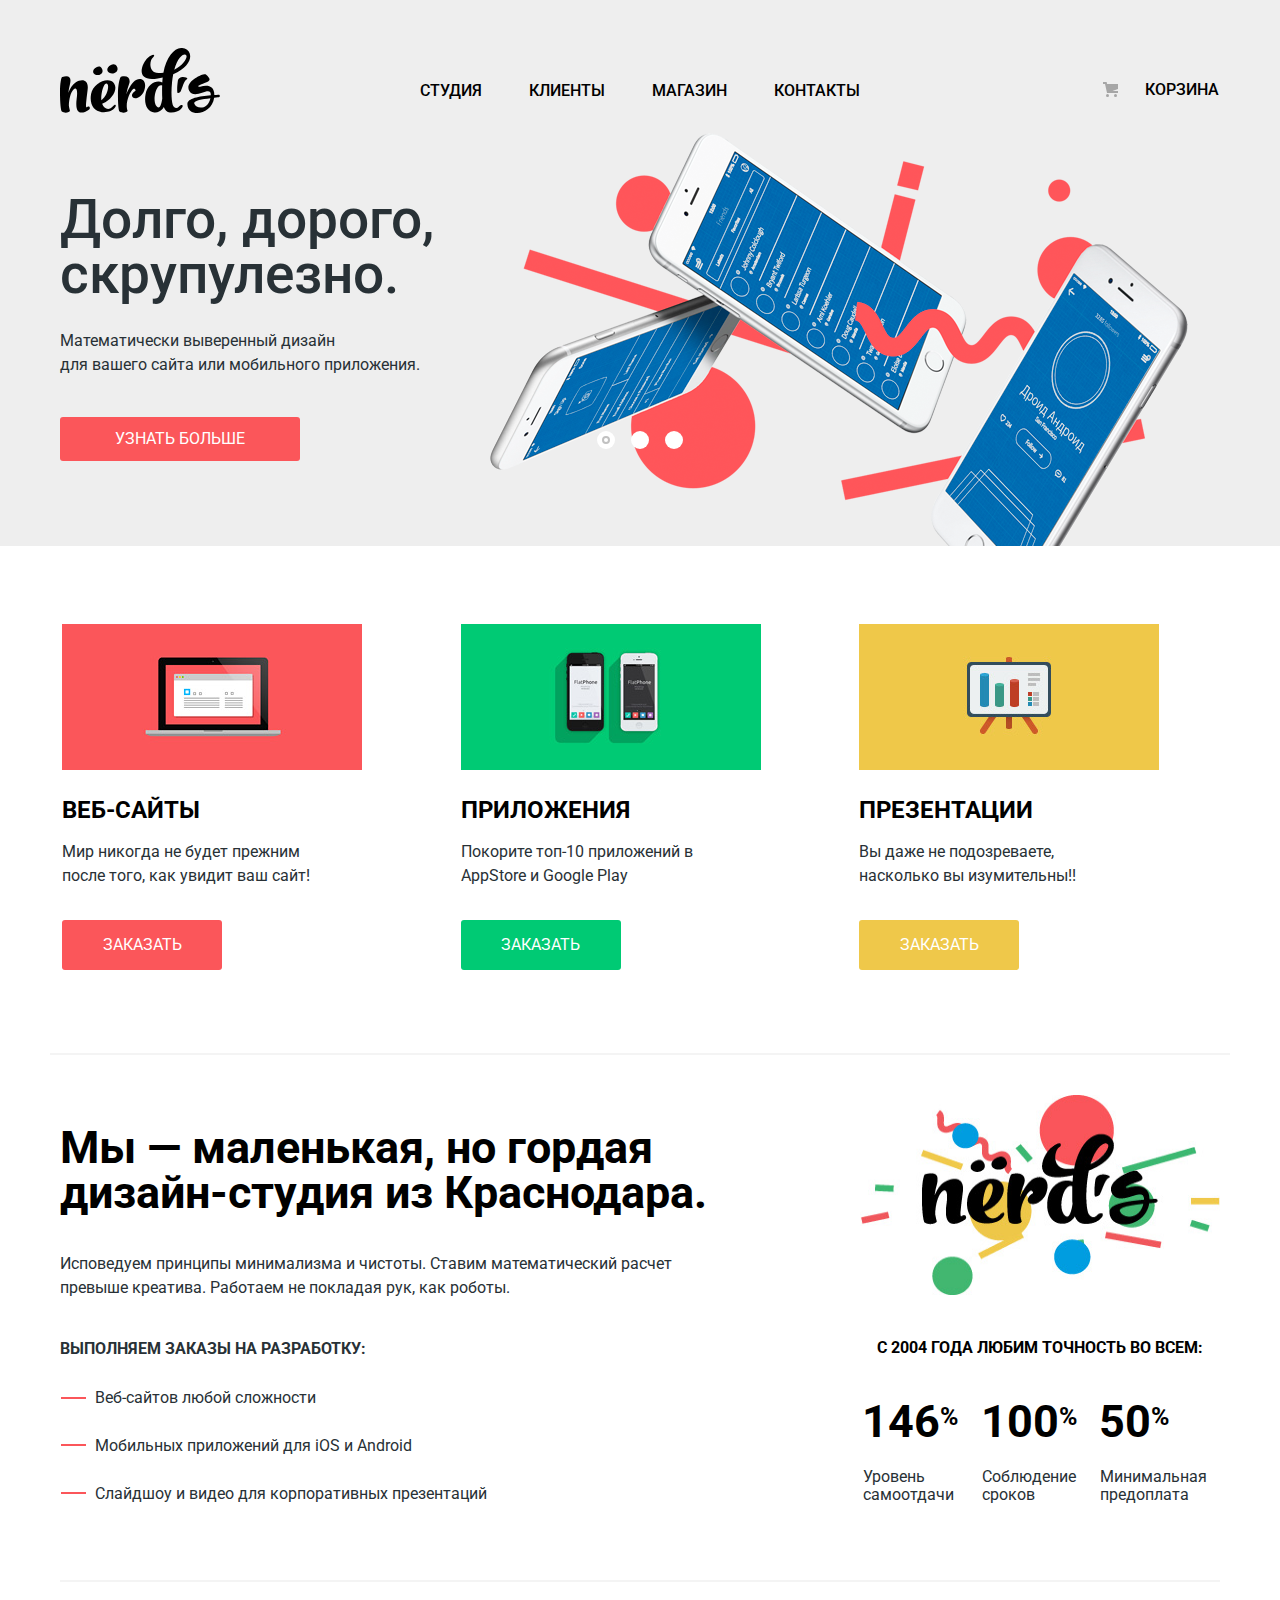
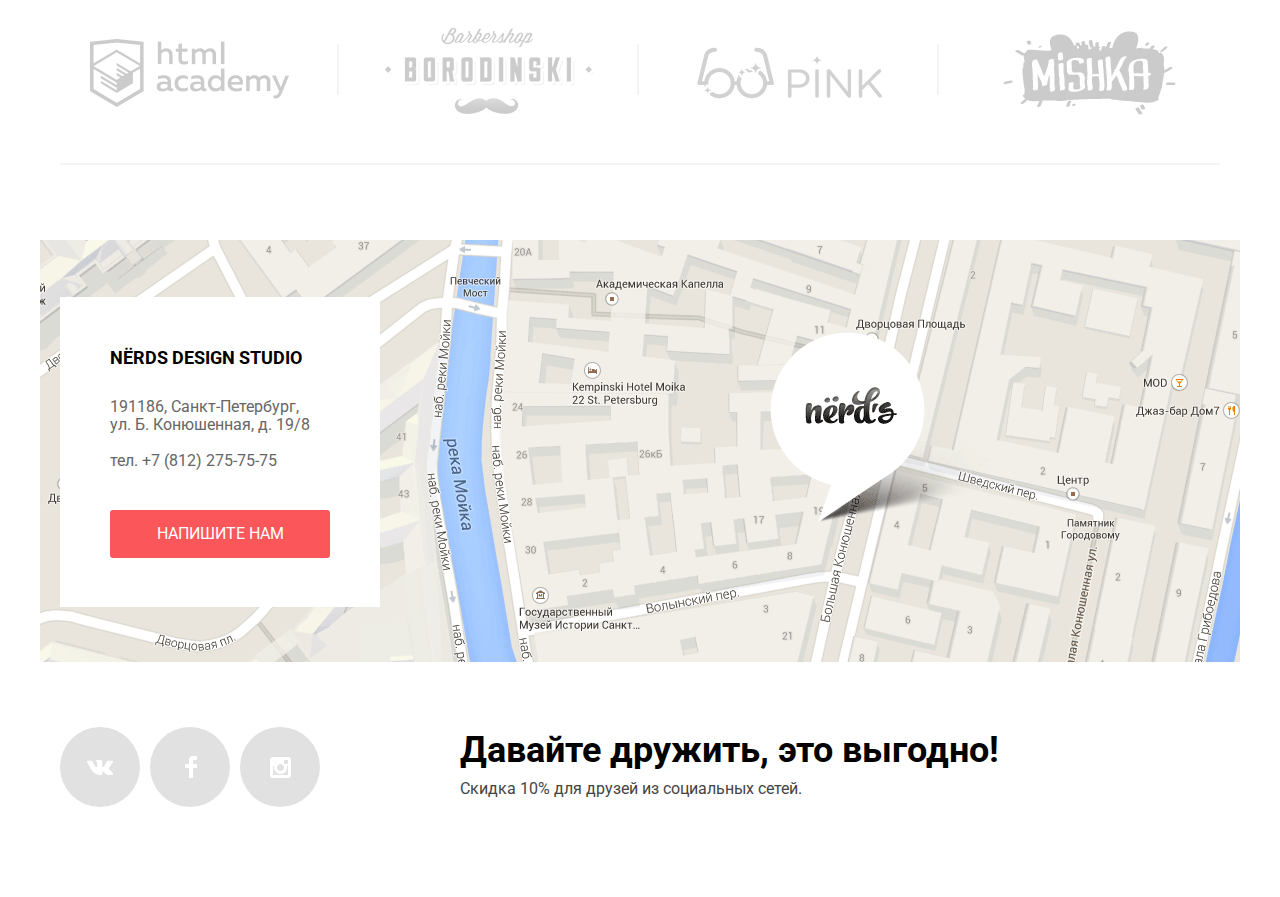
<file: index.html>
<!DOCTYPE html>
<html lang="ru">

<head>
  <meta charset="utf-8">
  <title>HTML Academy: Нёрдс</title>
  <link href="https://fonts.googleapis.com/css?family=Roboto:400,500,700&amp;subset=cyrillic" rel="stylesheet">
  <link href="css/normalize.css" rel="stylesheet">
  <link href="css/style.css" rel="stylesheet">
</head>

<body>
  <header class="main-header">
    <nav class="main-nav container">
      <a class="main-header-logo" href="#">
        <img src="img/nerds-logo.svg" width="160" height="65" alt="Логотип студии Нёрдс">
      </a>
      <ul class="site-nav">
        <li><a href="studio.html">Студия</a>
        </li>
        <li><a class="link-nav" href="clients.html">Клиенты</a>
        </li>
        <li><a href="catalog.html">Магазин</a>
        </li>
        <li><a href="contacts.html">Контакты</a>
        </li>
      </ul>
      <ul class="user-nav">
        <li class="cart"><a class="login-link" href="cart.html">Корзина</a>
        </li>
      </ul>
    </nav>
  </header>
  <main>
    <h1 class="visually-hidden">Дизайн-студия Нёрдс</h1>
    <section class="motto">
      <div class="motto-wrap container">
        <h2 class="visually-hidden">Слоганы и девизы</h2>
        <input class="visually-hidden" type="radio" id="product-1" name="toggle" checked>
        <input class="visually-hidden" type="radio" id="product-2" name="toggle">
        <input class="visually-hidden" type="radio" id="product-3" name="toggle">
        <div class="motto-controls">
          <label class="motto-controls-item motto-controls-item--1" for="product-1">Первый</label>
          <label class="motto-controls-item motto-controls-item--2" for="product-2">Второй</label>
          <label class="motto-controls-item motto-controls-item--3" for="product-3">Третий</label>
        </div>
        <ul class="motto-list">
          <li class="motto-list-item">
            <h3 class="motto-header">Долго, дорого, <br>скрупулезно.</h3>
            <p>Математически выверенный дизайн
              <br>для вашего сайта или мобильного приложения.</p> <a class="motto-btn" href="studio.html">УЗНАТЬ БОЛЬШЕ</a>
          </li>
          <li class="motto-list-item">
            <h3 class="motto-header">Любим математику<br>как никто другой</h3>
            <p>Никакого креатива, только математические формулы
              <br>для расчета идеальных пропорций.</p> <a class="motto-btn" href="studio.html">УЗНАТЬ БОЛЬШЕ</a>
          </li>
          <li class="motto-list-item">
            <h3 class="motto-header">Только ночь,<br>только хардкор</h3>
            <p>Работать днем, как все? Мы против этого.
              <br>Ближе к полуночи работа только начинается.</p> <a class="motto-btn" href="studio.html">УЗНАТЬ БОЛЬШЕ</a>
          </li>
        </ul>
      </div>
    </section>
    <section class="service container">
      <h2 class="visually-hidden">Услуги студии</h2>
      <ul class="service-list">
        <li class="service-list-item">
          <img src="img/illustration-1.png" width="300" height="146" alt="Сайты">
          <h3 class="service-header">Веб-сайты</h3>
          <p>Мир никогда не будет прежним после того, как увидит ваш сайт!</p> <a class="button button-red" href="catalog.html">ЗАКАЗАТЬ</a>
        </li>
        <li class="service-list-item">
          <img src="img/illustration-2.png" width="300" height="146" alt="Приложения">
          <h3 class="service-header">Приложения</h3>
          <p>Покорите топ-10 приложений в AppStore и Google Play</p> <a class="button button-green" href="shop.html">ЗАКАЗАТЬ</a>
        </li>
        <li class="service-list-item">
          <img src="img/illustration-3.png" width="300" height="146" alt="Презентации">
          <h3 class="service-header">Презентации</h3>
          <p>Вы даже не подозреваете, насколько вы изумительны!!</p> <a class="button button-yellow" href="shop.html">ЗАКАЗАТЬ</a>
        </li>
      </ul>
    </section>
    <div class="about-facts-wrapp container">
      <section class="about">
        <h2 class="visually-hidden">О студии</h2>
        <p class="about-loud"><b>Мы — маленькая, но гордая дизайн-студия из Краснодара.</b>
        </p>
        <p>Исповедуем принципы минимализма и чистоты. Ставим математический расчет превыше креатива. Работаем не покладая рук, как роботы.</p>
        <h3 class="about-header">Выполняем заказы на разработку:</h3>
        <ul class="about-list">
          <li class="about-item item1">Веб-сайтов любой сложности</li>
          <li class="about-item item2">Мобильных приложений для iOS и Android</li>
          <li class="about-item item3">Слайдшоу и видео для корпоративных презентаций</li>
        </ul>
      </section>
      <section class="facts facts-wrapp">
        <h2 class="visually-hidden">Факты о компании</h2>
        <img src="img/nerds-illustration.png" width="360" height="208" alt="logo">
        <p>с 2004 года Любим точность во всем:</p>
        <table class="facts-list">
          <tr>
            <th>146<sup class="percent">%</sup>
            </th>
            <th>100<sup class="percent">%</sup>
            </th>
            <th>50<sup class="percent">%</sup>
            </th>
          </tr>
          <tr>
            <td>Уровень самоотдачи</td>
            <td>Соблюдение сроков</td>
            <td>Минимальная предоплата</td>
          </tr>
        </table>
      </section>
    </div>
    <section class="partners container">
      <h2 class="visually-hidden">Партнеры</h2>
      <ul class="partners-list">
        <li class="partners-item logo-partn">
          <a class="partners-logo" href="https://htmlacademy.ru/intensive/htmlcss">
            <img src="img/logo-1.png" width="260" height="180" alt="HTML-Академия">
          </a>
        </li>
        <li class="partners-item logo-partn">
          <a class="partners-logo" href="#">
            <img src="img/logo-2.png" width="260" height="180" alt="Бородинский">
          </a>
        </li>
        <li class="partners-item logo-partn">
          <a class="partners-logo" href="#">
            <img src="img/logo-3.png" width="260" height="180" alt="Pink">
          </a>
        </li>
        <li class="partners-item">
          <a class="partners-logo" href="#">
            <img src="img/logo-4.png" width="260" height="180" alt="Mishka">
          </a>
        </li>
      </ul>
    </section>
    <div class="contacts-info">
      <div class="container container-relative">
        <div class="adress">
          <h2 class="visually-hidden">Контактная информация</h2>
          <b>NЁRDS DESIGN STUDIO</b>
          <p>191186, Санкт-Петербург,
            <br>ул. Б. Конюшенная, д. 19/8
            <br>
            <br>тел. +7 (812) 275-75-75</p> <a class="button button-adres" href="#">Напишите нам</a>
        </div>
      </div>
      <div class="map">
        <iframe src="https://yandex.ru/map-widget/v1/-/CBe36VVy~D" width="1200" height="422"></iframe>
        <img src="img/nerds-map.png" width="1200" height="422" alt="Карта проезда">
      </div>
    </div>
  </main>
  <footer class="main-footer container">
    <div class="footer-wrap">
      <ul class="footer-social">
        <li>
          <a class="social-button vk-icon" href="#">
            <p class="visually-hidden">Вконтакте</p>
          </a>
        </li>
        <li>
          <a class="social-button fb-icon" href="#">
            <p class="visually-hidden">Фейсбук</p>
          </a>
        </li>
        <li>
          <a class="social-button insta-icon" href="#">
            <p class="visually-hidden">Инстаграм</p>
          </a>
        </li>
      </ul>
      <div class="footer-friends-sale">
        <p class="footer-friends">Давайте дружить, это выгодно!</p>
        <p class="footer-sale">Скидка 10% для друзей из социальных сетей.</p>
      </div>
    </div>
  </footer>
  <section class="modal form-post">
    <div class="modal-wrap">
      <h2>Напишите нам</h2>
      <button class="modal-close" type="button"><span class="visually-hidden">Закрыть</span>
      </button>
    </div>
    <form class="form-post-list" action="https://echo.htmlacademy.ru" method="post">
      <div class="form-post-wrapp">
        <p class="post-item">
          <label for="user-name">Ваше имя:</label>
          <input type="text" name="user-name" id="user-name" autofocus placeholder="Имя Фамилия">
        </p>
        <p class="post-item">
          <label for="user-mail">Ваш e-mail:</label>
          <input type="email" name="user-mail" id="user-mail" placeholder="email@example.com">
        </p>
      </div>
      <p class="post-item">
        <label for="text-letter">Текст письма:</label>
        <textarea name="text-letter" id="text-letter" rows="4" placeholder="В свободной форме"></textarea>
      </p>
      <button class="button button-post" type="submit" name="form-post" value="Отправлено из почтовой формы сайта">Отправить</button>
    </form>
  </section>
  <script>
    var link = document.querySelector(".button-adres");
      var popup = document.querySelector(".form-post");
      var close = document.querySelector(".modal-close");

          link.addEventListener("click", function (evt) {
            evt.preventDefault();
            popup.classList.add("modal-show");
          });

          close.addEventListener("click", function (evt) {
            evt.preventDefault();
            popup.classList.remove("modal-show");
          });
  </script>
</body>

</html>
</file>
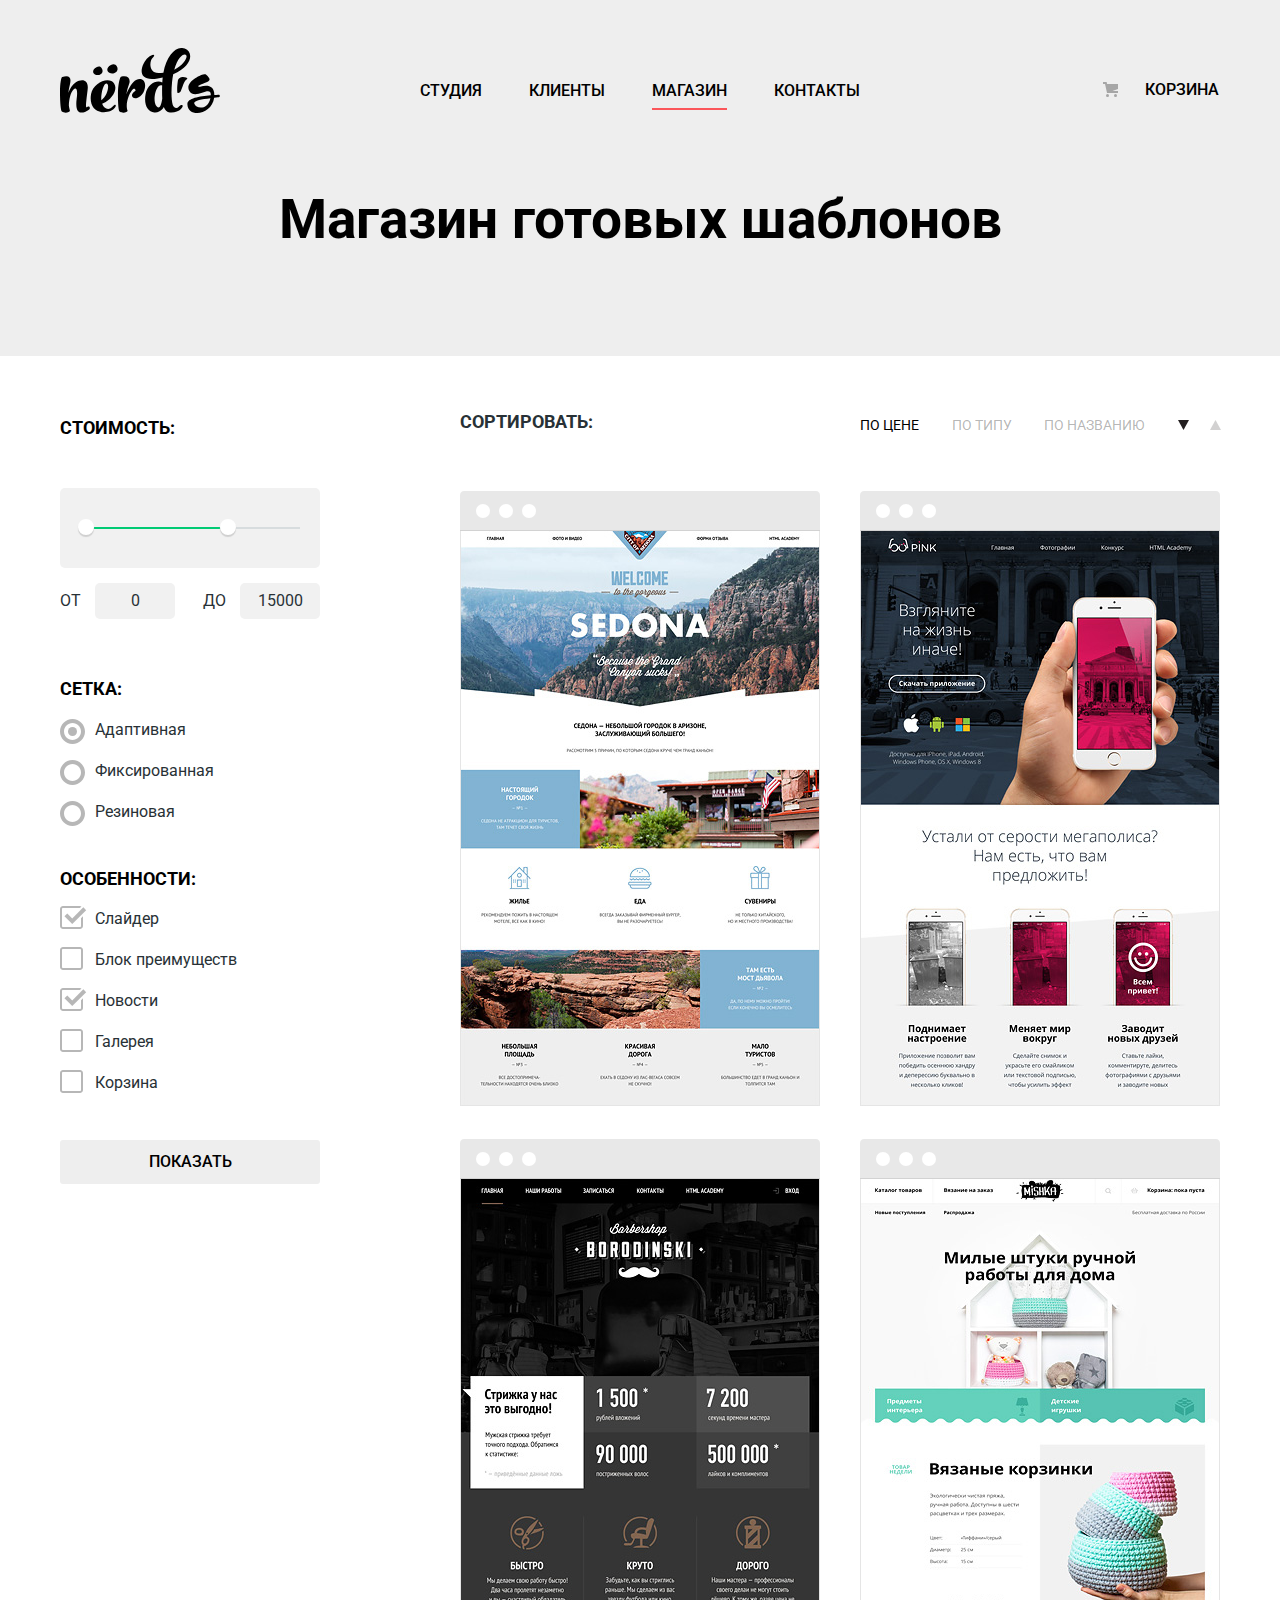
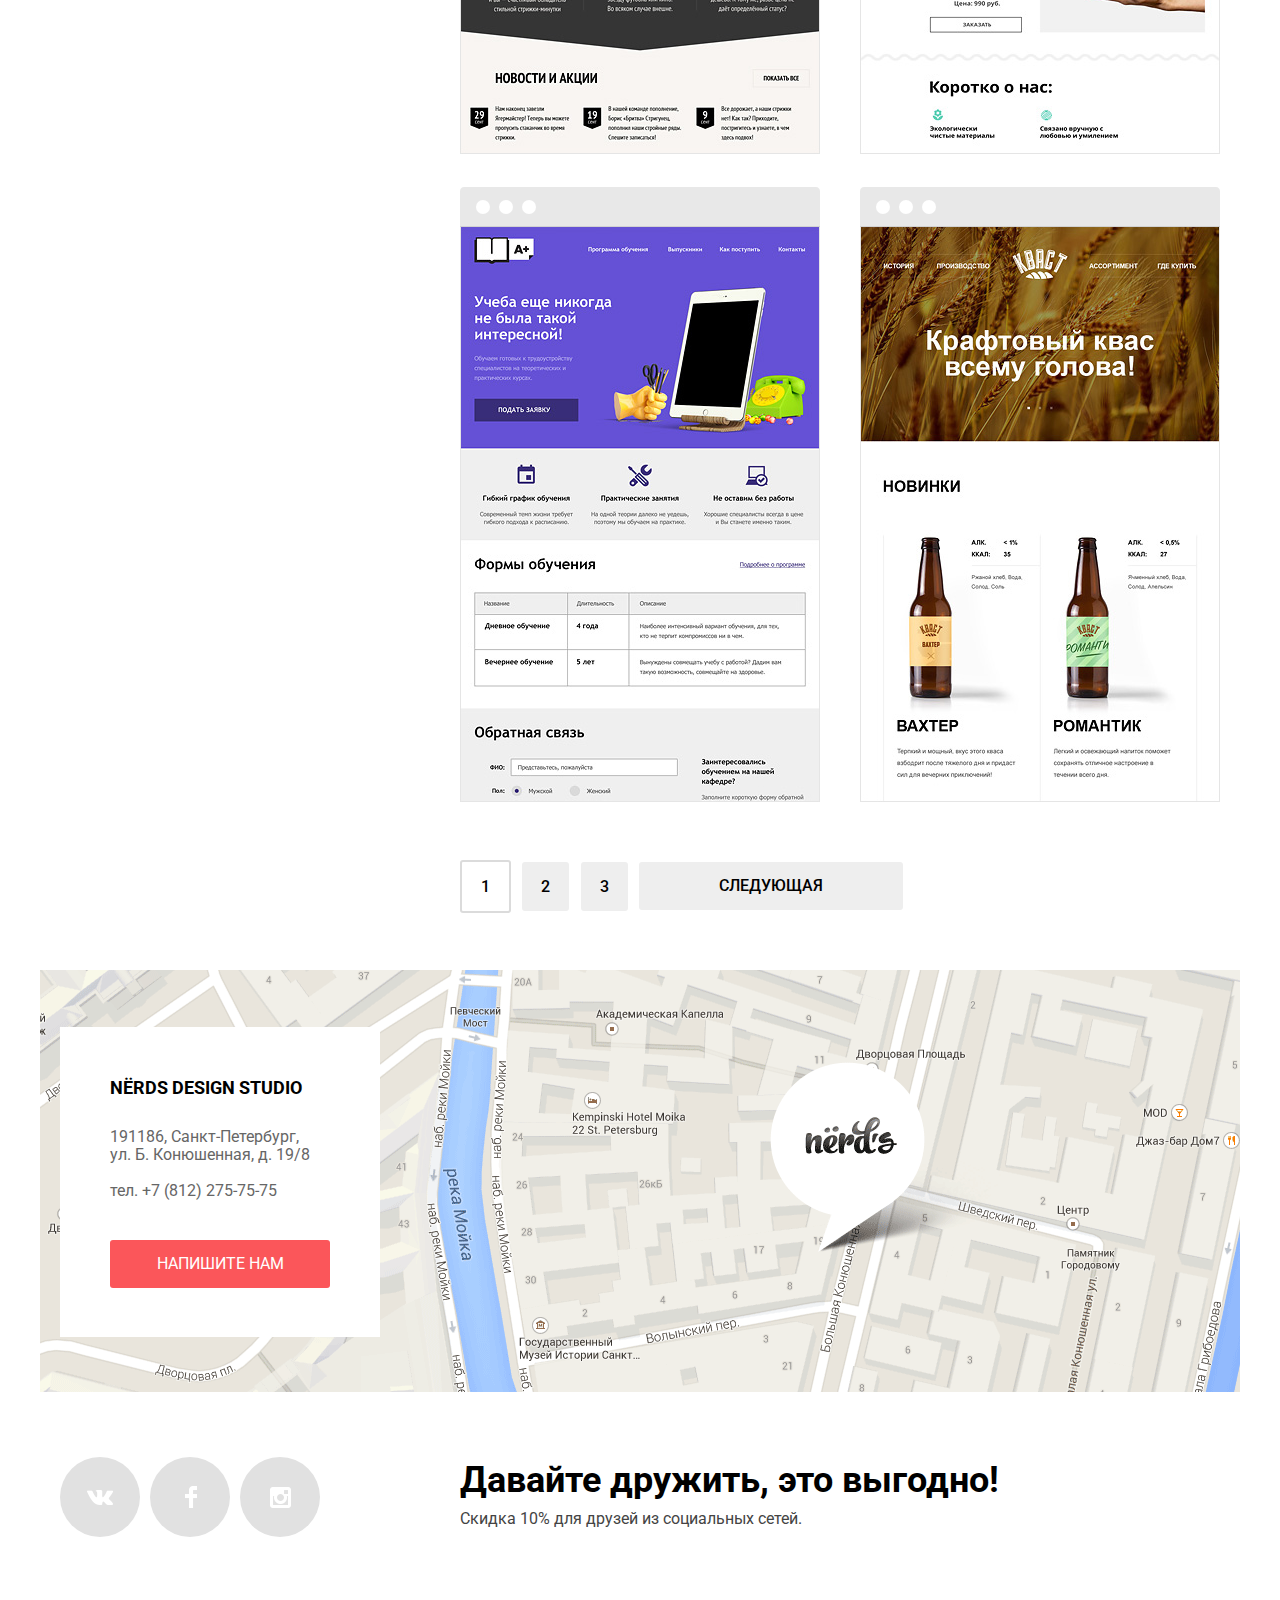
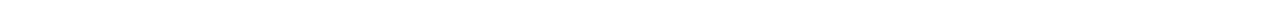
<file: catalog.html>
<!DOCTYPE html>
<html lang="ru">

<head>
  <meta charset="utf-8">
  <title>HTML Academy: Нёрдс</title>
  <link href="https://fonts.googleapis.com/css?family=Roboto:400,500,700&amp;subset=cyrillic" rel="stylesheet">
  <link href="css/normalize.css" rel="stylesheet">
  <link href="css/style.css" rel="stylesheet">
</head>

<body class="inner-page">
  <header class="main-header">
    <nav class="main-nav container">
      <a class="main-header-logo" href="index.html">
        <img src="img/nerds-logo.svg" width="160" height="65" alt="Логотип студии Нёрдс">
      </a>
      <ul class="site-nav">
        <li><a href="studio.html">Студия</a>
        </li>
        <li><a href="clients.html">Клиенты</a>
        </li>
        <li class="site-navigation-current"><a href="catalog.html">Магазин</a>
        </li>
        <li><a href="contacts.html">Контакты</a>
        </li>
      </ul>
      <ul class="user-nav">
        <li class="cart"><a class="login-link" href="cart.html">Корзина</a>
        </li>
      </ul>
    </nav>
  </header>
  <main>
    <h1 class="page-title">Магазин готовых шаблонов</h1>
    <div class="container-wrapp container">
      <section class="filters">
        <div class="filters-form">
          <form class="sort-site" name="price" action="https://echo.htmlacademy.ru" method="post">
            <fieldset class="filters-cost-site">
              <legend>
                <h2>Стоимость:</h2>
              </legend>
              <div class="range-filter">
                <div class="range-controls">
                  <div class="scale">
                    <div class="bar" style="width: 70%"></div>
                  </div>
                  <div class="toggle toggle-min"></div>
                  <div class="toggle toggle-max"></div>
                </div>
                <div class="price-controls">
                  <label class="min-price">от
                    <input name="min-price" type="text" value="0">
                  </label>
                  <label class="max-price">до
                    <input name="max-price" type="text" value="15000">
                  </label>
                </div>
              </div>
            </fieldset>
            <fieldset class="filters-site-type">
              <legend>
                <h2>Сетка:</h2>
              </legend>
              <ul>
                <li class="site-type">
                  <input class="visually-hidden filter-input filter-input-radio" type="radio" name="site-type-check" id="site-adapt" value="adapt" checked>
                  <label class="filters-radio" for="site-adapt"><span class="radio-indicator">Адаптивная</span ></label>
                </li>
                <li class="site-type">
                    <input class="visually-hidden filter-input filter-input-radio" type="radio" name="site-type-check" id="site-fix" value="fix">
                    <label class="filters-radio" for="site-fix"><span class="radio-indicator">Фиксированная</span>
                  </label>
                </li>
                <li class="site-type">
                  <input class="visually-hidden filter-input filter-input-radio" type="radio" name="site-type-check" id="syte-elastic" value="elastic">
                  <label class="filters-radio" for="syte-elastic">Резиновая</label>
                </li>
              </ul>
            </fieldset>
            <fieldset class="filters-features">
              <legend>
                <h2>Особенности:</h2>
              </legend>
              <ul>
                <li class="site-type">
                  <input class="visually-hidden filter-input filter-input-checkbox" type="checkbox" name="features-slider" id="filters-features-slider" checked>
                  <label for="filters-features-slider">Слайдер</label>
                </li>
                <li class="site-type">
                  <input class="visually-hidden filter-input filter-input-checkbox" type="checkbox" name="features-featuresblock" id="filters-features-featuresblock">
                  <label for="filters-features-featuresblock">Блок преимуществ</label>
                </li>
                <li class="site-type">
                  <input class="visually-hidden filter-input filter-input-checkbox" type="checkbox" name="features-news" id="filters-features-news" checked>
                  <label for="filters-features-news">Новости</label>
                </li>
                <li class="site-type">
                  <input class="visually-hidden filter-input filter-input-checkbox" type="checkbox" name="features-galery" id="filters-features-galery">
                  <label for="filters-features-galery">Галерея</label>
                </li>
                <li class="site-type">
                  <input class="visually-hidden filter-input filter-input-checkbox" type="checkbox" name="features-cart" id="filters-features-cart">
                  <label for="filters-features-cart">Корзина</label>
                </li>
              </ul>
            </fieldset>
            <button type="submit" class="button button-grey">ПОКАЗАТЬ</button>
          </form>
        </div>
      </section>
      <section class="catalog">
        <h2 class="visually-hidden">Список макетов</h2>
        <div class="filters-catalog-wrapp">
          <div class="filters-sort">
            <p>Сортировать:</p>
            <ul class="filters-sort-list">
              <li class="current-filtr"><a href="#">По цене</a>
              </li>
              <li><a href="#">По типу</a>
              </li>
              <li><a href="#">По названию</a>
              </li>
              <li class="current-filtr">
                <a class="down" href="#"></a>
              </li>
              <li>
                <a class="up" href="#"></a>
              </li>
            </ul>
          </div>
          <ul class="catalog-list">
            <li class="catalog-item">
              <img src="img/img-sedona.jpg" width="360" height="576" alt="Макет Sedona, сайт для туристов">
              <div class="catalog-modal"> <a href="catalog-item.html"><h3>Sedona</h3></a>
                <p>Информационный сайт
                  <br>для туристов</p> <a class="button  button-red" href="#">9 900 РУБ.</a>
              </div>
            </li>
            <li class="catalog-item">
              <img src="img/img-pink.jpg" width="360" height="576" alt="Макет Pink APP, продуктовый лендинг приложений">
              <div class="catalog-modal"> <a href="catalog-item.html"><h3>Pink APP</h3></a>
                <p>Продуктовый лендинг
                  <br>приложения для iOS и Android</p> <a class="button button-red" href="#">9 900 РУБ.</a>
              </div>
            </li>
            <li class="catalog-item">
              <img src="img/img-barbershop.jpg" width="360" height="576" alt="Макет Barbershop,сайт салона красоты для мужчин">
              <div class="catalog-modal"> <a href="catalog-item.html"><h3>Barbershop</h3></a>
                <p>Сайт салоны красоты.
                  <br>Для мужчин, да.</p> <a class="button button-red" href="#">9 900 РУБ.</a>
              </div>
            </li>
            <li class="catalog-item">
              <img src="img/img-mishka.jpg" width="360" height="576" alt="Макет MISHKA, интернет-магазин вязаных игрушек">
              <div class="catalog-modal"> <a href="catalog-item.html"><h3>MISHKA</h3></a>
                <p>Интернет-магазин
                  <br>вязаных игрушек</p> <a class="button button-red" href="#">9 900 РУБ.</a>
              </div>
            </li>
            <li class="catalog-item">
              <img src="img/img-aplus.jpg" width="360" height="576" alt=" Макет A Plus, лендинг курсов повышения квалификации">
              <div class="catalog-modal"> <a href="catalog-item.html"><h3>A Plus</h3></a>
                <p>Лендинг курсов повышения
                  <br>квалификации</p> <a class="button button-red" href="#">9 900 РУБ.</a>
              </div>
            </li>
            <li class="catalog-item">
              <img src="img/img-kvast.jpg" width="360" height="576" alt="Макет Кваст, промосайт производителя кваса">
              <div class="catalog-modal"> <a href="catalog-item.html"><h3>КВАСТ</h3></a>
                <p>Промо-сайт производителя
                  <br>крафтового кваса</p> <a class="button button-red" href="#">9 900 РУБ.</a>
              </div>
            </li>
          </ul>
          <ul class="pagination-list">
            <li class="pagination-item pagination-item-current"><a href="#">1</a>
            </li>
            <li class="pagination-item"><a href="#">2</a>
            </li>
            <li class="pagination-item"><a href="#">3</a>
            </li>
            <li class="pagination-item"><a class="last-item" href="#">Следующая </a>
            </li>
          </ul>
        </div>
      </section>
    </div>
    <div class="contacts-info">
      <div class="container container-relative">
        <div class="adress">
          <h2 class="visually-hidden">Контактная информация</h2>
          <b>NЁRDS DESIGN STUDIO</b>
          <p>191186, Санкт-Петербург,
            <br>ул. Б. Конюшенная, д. 19/8
            <br>
            <br>тел. +7 (812) 275-75-75</p> <a class="button button-adres" href="#">Напишите нам</a>
        </div>
      </div>
      <div class="map">
        <iframe src="https://yandex.ru/map-widget/v1/-/CBe36VVy~D" width="1200" height="422"></iframe>
        <img src="img/nerds-map.png" width="1200" height="422" alt="Карта проезда">
      </div>
    </div>
  </main>
  <footer class="main-footer container">
    <div class="footer-wrap">
      <ul class="footer-social">
        <li>
          <a class="social-button vk-icon" href="#">
            <p class="visually-hidden">Вконтакте</p>
          </a>
        </li>
        <li>
          <a class="social-button fb-icon" href="#">
            <p class="visually-hidden">Фейсбук</p>
          </a>
        </li>
        <li>
          <a class="social-button insta-icon" href="#">
            <p class="visually-hidden">Инстаграм</p>
          </a>
        </li>
      </ul>
      <div class="footer-friends-sale">
        <p class="footer-friends">Давайте дружить, это выгодно!</p>
        <p class="footer-sale">Скидка 10% для друзей из социальных сетей.</p>
      </div>
    </div>
  </footer>
  <section class="modal form-post">
    <div class="modal-wrap">
      <h2>Напишите нам</h2>
      <button class="modal-close" type="button"><span class="visually-hidden">Закрыть</span>
      </button>
    </div>
    <form class="form-post-list" action="https://echo.htmlacademy.ru" method="post">
      <div class="form-post-wrapp">
        <p class="post-item">
          <label for="user-name">Ваше имя:</label>
          <input type="text" name="user-name" id="user-name" autofocus placeholder="Имя Фамилия">
        </p>
        <p class="post-item">
          <label for="user-mail">Ваш e-mail:</label>
          <input type="email" name="user-mail" id="user-mail" placeholder="email@example.com">
        </p>
      </div>
      <p class="post-item">
        <label for="text-letter">Текст письма:</label>
        <textarea name="text-letter" id="text-letter" rows="4" placeholder="В свободной форме"></textarea>
      </p>
      <button class="button button-post" type="submit" name="form-post" value="Отправлено из почтовой формы сайта">Отправить</button>
    </form>
  </section>
  <script>
    var link = document.querySelector(".button-adres");
      var popup = document.querySelector(".form-post");
      var close = document.querySelector(".modal-close");

          link.addEventListener("click", function (evt) {
            evt.preventDefault();
            popup.classList.add("modal-show");
          });

          close.addEventListener("click", function (evt) {
            evt.preventDefault();
            popup.classList.remove("modal-show");
          });
  </script>
</body>

</html>
</file>
<file: css/style.css>
body {
  min-width: 1180px;
  margin: 0;
  padding: 0;
  font-family: "Roboto", Arial, sans-serif;
  font-size: 16px;
  line-height: 24px;
  font-weight: 400;
  color: #283136;
}

*,
*::before,
  *::after {
  -webkit-box-sizing: inherit;
          box-sizing: inherit;
}

a {
  text-decoration: none;
}

.main-header {
  width: 100%;
  padding-top: 33px;
  margin: auto;
  background: #eeeeee;
}

.container {
  width: 1180px;
  padding: 10px;
  margin: 0 auto;
  -webkit-box-sizing: border-box;
          box-sizing: border-box;
}

.main-nav {
  display: -webkit-box;
  display: -ms-flexbox;
  display: flex;
  -webkit-box-pack: justify;
      -ms-flex-pack: justify;
          justify-content: space-between;
  padding-top: 15px;
  margin: auto;
  font-size: 16px;
  line-height: 30px;
  font-weight: 500;
  color: #000000;
}

.main-nav a {
  color: #000000;
}

.main-header-logo {
  width: 160px;
  height: 65px;
  margin-bottom: 0px;
}

.site-nav {
  width: 480px;
  display: -webkit-box;
  display: -ms-flexbox;
  display: flex;
  -webkit-box-pack: justify;
      -ms-flex-pack: justify;
          justify-content: space-between;
  padding-top: 28px;
  padding-left: 0;
  padding-right: 40px;
}

.user-nav {
  display: block;
  -webkit-box-pack: justify;
      -ms-flex-pack: justify;
          justify-content: space-between;
  width: 120px;
  padding-top: 27px;
  padding-left: 0;
}

.user-nav li {
  width: 100%;
}

.site-nav,
.user-nav {
  position: relative;
  display: -webkit-box;
  display: -ms-flexbox;
  display: flex;
  -webkit-box-pack: justify;
      -ms-flex-pack: justify;
          justify-content: space-between;
  list-style: none;
  text-transform: uppercase;
  margin: 0;
}

.site-nav a,
.user-nav a {
  color: #000000;
}

.site-navigation-current {
  color: #000000;
}

.site-navigation-current {
  position: relative;
}

.site-navigation-current a[href] {
  pointer-events: none;
}

.site-navigation-current::after {
  content: "";
  position: absolute;
  right: 20px;
  bottom: 3px;
  left: 0;
  width: 100%;
  height: 2px;
  background-color: #fb565a;
}

.site-nav a:hover,
.user-nav a:hover {
  color: #fb565a;
}

.site-nav a:active,
.site-nav a:focus,
.user-nav a:active,
.user-nav a:focus {
  color: rgba(0, 0, 0, 0.302);
}

.main-header-logo:hover {
  opacity: 0.8;
}

.main-header-logo:active,
.main-header-logo:focus {
  opacity: 0.3;
}

.user-nav .login-link {
  position: relative;
  padding-left: 45px;
}

.login-link::before {
  content: "";
  position: absolute;
  top: 2px;
  left: 3px;
  width: 17px;
  height: 17px;
  background-image: url("../img/cart-icon.svg");
  background-repeat: no-repeat;
  background-position: 0 0;
}

/*Слайдер*/

.motto {
  width: 100%;
  margin-bottom: 68px;
  background-color: #eeeeee;
}

.motto-wrap {
  position: relative;
  padding-bottom: 0;
}

.motto-controls {
  position: absolute;
  left: 50%;
  bottom: 105px;
  z-index: 100;
  width: 160px;
  height: 18px;
  text-align: center;
  font-size: 0;
  -webkit-transform: translateX(-50%);
      -ms-transform: translateX(-50%);
          transform: translateX(-50%);
}

.motto-controls label {
  position: relative;
  display: inline-block;
  width: 18px;
  height: 18px;
  padding: 8px;
  border-radius: 50%;
  cursor: pointer;
  -webkit-box-sizing: content-box;
          box-sizing: content-box;
}

.motto-controls label::after {
  content: "";
  position: absolute;
  top: 8px;
  left: 8px;
  z-index: 1;
  width: 18px;
  height: 18px;
  background: #ffffff;
  border-radius: 50%;
  -webkit-box-sizing: content-box;
          box-sizing: content-box;
}

.motto-list {
  margin: 0;
  padding: 0;
  list-style: none;
}

.motto-list-item {
  display: none;
  padding: 59px 0 85px 0;
}

.motto-list-item:nth-child(1) {
  background-image: url("../img/slide1.png");
  background-repeat: no-repeat;
  background-position: 93% 0;
}

.motto-list-item:nth-child(2) {
  background-image: url("../img/slide2.png");
  background-repeat: no-repeat;
  background-position: 100% 0;
}

.motto-list-item:nth-child(3) {
  background-image: url("../img/slide3.png");
  background-repeat: no-repeat;
  background-position: 100% 20px;
}

#product-1:checked ~ .motto-list .motto-list-item:nth-child(1) {
  display: block;
}

#product-2:checked ~ .motto-list .motto-list-item:nth-child(2) {
  display: block;
}

#product-3:checked ~ .motto-list .motto-list-item:nth-child(3) {
  display: block;
}

#product-1:checked ~ .motto-controls .motto-controls-item--1::before,
#product-2:checked ~ .motto-controls .motto-controls-item--2::before,
#product-3:checked ~ .motto-controls .motto-controls-item--3::before {
  content: "";
  position: absolute;
  left: 50%;
  top: 50%;
  z-index: 2;
  width: 4px;
  height: 4px;
  margin: -4px;
  -webkit-box-sizing: content-box;
          box-sizing: content-box;
  background-color: inherit;
  border: 2px solid #c1c1c1;
  border-radius: 50%;
}

.motto-header {
  max-width: 600px;
  margin: 0;
  margin-bottom: 27px;
  font-size: 55px;
  font-weight: 500;
  line-height: 55px;
}

.motto-list-item p {
  max-width: 430px;
  margin: 0;
  margin-bottom: 40px;
}

.motto-btn {
  display: block;
  width: 240px;
  padding: 13px 0;
  font: inherit;
  font-size: 16px;
  line-height: 18px;
  color: #ffffff;
  text-transform: uppercase;
  text-align: center;
  text-decoration: none;
  background-color: #fb565a;
  border-radius: 3px;
  border: none;
}

.motto-btn:hover,
.motto-btn:focus {
  background-color: #e74246;
}

.motto-btn:active {
  color: rgba(255, 255, 255, 0.302);
  background-color: #d7373b;
  -webkit-box-shadow: 0 3px rgba(0, 0, 0, 0.1) inset;
          box-shadow: 0 3px rgba(0, 0, 0, 0.1) inset;
}

/*второй этаж*/

.service {
  margin-bottom: 105px;
  list-style: none;
  text-align: left;
}

.service-list {
  width: 1100px;
  display: -webkit-box;
  display: -ms-flexbox;
  display: flex;
  -webkit-box-pack: justify;
      -ms-flex-pack: justify;
          justify-content: space-between;
  margin-left: 0;
  margin-top: 0;
  margin-bottom: 0;
  padding: 0;
  list-style: none;
}

.service-list-item {
  width: 300px;
  display: -webkit-box;
  display: -ms-flexbox;
  display: flex;
  -webkit-box-orient: vertical;
  -webkit-box-direction: normal;
      -ms-flex-direction: column;
          flex-direction: column;
  margin-right: 3px;
  padding-left: 2px;
}

.service-list-item img {
  margin-bottom: 25px;
}

.service-header {
  margin: 0;
  margin-bottom: 15px;
  font-size: 24px;
  line-height: 30px;
  color: rgb(0, 0, 0);
  font-weight: bold;
  text-transform: uppercase;
}

.service-list-item p {
  width: 250px;
  margin-top: 0;
  margin-bottom: 32px;
}

.button {
  display: block;
  width: 160px;
  padding: 13px 0;
  font: inherit;
  font-size: 16px;
  line-height: 18px;
  font-weight: 500;
  color: #ffffff;
  text-transform: uppercase;
  text-align: center;
  text-decoration: none;
  background-color: #fb565a;
  border-radius: 3px;
  border: none;
}

.button-red {
  font: inherit;
  color: #ffffff;
  background-color: #fb565a;
}

.button-red:hover,
.button-red:focus {
  background-color: #e74246;
}

.button-red:active {
  color: rgba(0, 0, 0, 0.302);
  background-color: #d7373b;
  -webkit-box-shadow: inset 0 3px;
          box-shadow: inset 0 3px;
}

.button-green {
  font: inherit;
  color: #ffffff;
  background-color: #00ca74;
}

.button-green:hover,
.button-green:focus {
  background-color: #00bc6c;
}

.button-green:active {
  color: rgba(0, 0, 0, 0.302);
  background-color: #00aa62;
  -webkit-box-shadow: inset 0 3px #009958;
          box-shadow: inset 0 3px #009958;
}

.button-yellow {
  font: inherit;
  color: #ffffff;
  background-color: #efc84a;
}

.button-yellow:hover,
.button-yellow:focus {
  background-color: #eab534;
}

.button-yellow:active {
  color: rgba(0, 0, 0, 0.302);
  background-color: #e5a722;
  -webkit-box-shadow: inset 0 3px #ce961f;
          box-shadow: inset 0 3px #ce961f;
}

.about-facts-wrapp {
  display: -webkit-box;
  display: -ms-flexbox;
  display: flex;
  -webkit-box-pack: justify;
      -ms-flex-pack: justify;
          justify-content: space-between;
  position: relative;
  margin-bottom: 33px;
}

.about-facts-wrapp::before {
  content: "";
  position: absolute;
  bottom: 485px;
  left: 0;
  width: 100%;
  height: 2px;
  background-color: #f4f4f4;
}

.about {
  display: -webkit-box;
  display: -ms-flexbox;
  display: flex;
  -webkit-box-orient: vertical;
  -webkit-box-direction: normal;
      -ms-flex-direction: column;
          flex-direction: column;
  width: 660px;
  padding-top: 30px;
  margin: 0;
}

.about-header {
  margin: 0;
  margin-bottom: 25px;
  font-weight: bold;
  font-size: 16px;
  line-height: 1.5;
  text-transform: uppercase;
  text-align: left;
}

.about p {
  margin: 0;
  margin-bottom: 37px;
}

.about-loud b {
  margin: 0;
  margin-bottom: 30px;
  font-size: 45px;
  line-height: 45px;
  font-weight: bold;
  color: rgb(0, 0, 0);
  text-align: left;
}

.about-list {
  margin: 0;
  padding: 0;
  list-style: none;
  position: relative;
}

.about-item {
  margin-left: 35px;
  margin-bottom: 24px;
}

.item1::before {
  content: "";
  position: absolute;
  top: 11px;
  left: 1px;
  width: 25px;
  height: 2px;
  background-color: #fb565a;
}

.item2::before {
  content: "";
  position: absolute;
  top: 58px;
  left: 1px;
  width: 25px;
  height: 2px;
  background-color: #fb565a;
}

.item3::before {
  content: "";
  position: absolute;
  top: 106px;
  left: 1px;
  width: 25px;
  height: 2px;
  background-color: #fb565a;
}

.facts {
  width: 360px;
}

.facts img {
  margin-bottom: 26px;
  padding: 0;
  padding-bottom: 8px;
}

.facts p {
  margin: 0;
  margin-bottom: 25px;
  font-size: 16px;
  line-height: 24px;
  font-weight: bold;
  color: rgb(0, 0, 0);
  text-align: center;
  text-transform: uppercase;
}

.percent {
  font-size: 25px;
}

.facts-list {
  width: 360px;
}

.facts-list th {
  width: auto;
  margin-top: 0;
  padding: 30px 0;
  margin-bottom: 28px;
  font-size: 45px;
  line-height: 10.6px;
  color: rgb(0, 0, 0);
  font-weight: bold;
  text-align: left;
}

.facts-list td {
  width: 121px;
  padding-top: 7px;
  font-size: 16px;
  line-height: 18px;
  color: #283136;
}

.partners {
  margin-bottom: 40px;
}

.partners-list {
  position: relative;
  display: -webkit-box;
  display: -ms-flexbox;
  display: flex;
  -webkit-box-pack: justify;
      -ms-flex-pack: justify;
          justify-content: space-between;
  -webkit-box-align: center;
      -ms-flex-align: center;
          align-items: center;
  width: 100%;
  margin: 0;
  margin-right: 0;
  padding: 0;
  list-style: none;
}

.partners-list::after {
  content: "";
  position: absolute;
  bottom: 5px;
  left: 0;
  width: 100%;
  height: 2px;
  background-color: #f4f4f4;
}

.partners-list::before {
  content: "";
  position: absolute;
  top: -3px;
  left: 0;
  width: 100%;
  height: 2px;
  background-color: #f4f4f4;
}

.partners-item {
  display: -webkit-box;
  display: -ms-flexbox;
  display: flex;
  position: relative;
}

.logo-partn::before {
  content: "";
  position: absolute;
  top: 61px;
  left: 277px;
  width: 2px;
  height: 51px;
  background-color: #f4f4f4;
}

.partners-logo {
  display: block;
  opacity: 0.2;
}

.partners-logo:hover {
  opacity: 1;
}

.partners-logo:active,
.partners-logo:focus {
  opacity: 0.1;
}

.container-relative {
  position: relative;
}
.map {
  position: relative;
  width: 100%;
  height: 422px;
  margin: 0 auto;
  overflow: hidden;
}

.map img {
  position: absolute;
  top: 0;
  left: 50%;
  z-index: 0;
  -webkit-transform: translateX(-50%);
      -ms-transform: translateX(-50%);
          transform: translateX(-50%);
}

.map iframe {
  position: absolute;
  z-index: 1;
  width: 100%;
  border: 0;
}

.adress {
  position: absolute;
  top: 77px;
  width: 320px;
  height: 310px;
  padding: 46px 50px;
  -webkit-box-sizing: border-box;
          box-sizing: border-box;
  background: #ffffff;
  z-index: 50;
}

.contacts-info {
  margin-bottom: 55px;
}

.contacts-info img {
  display: block;
  margin: 0 auto;
}

.adress b {
  display: block;
  margin-bottom: 25px;
  font-size: 18px;
  line-height: 30px;
  color: rgb(0, 0, 0);
  font-weight: bold;
  text-transform: uppercase;
  text-align: left;
}

.adress p {
  margin: 0;
  margin-bottom: 40px;
  font-size: 16px;
  line-height: 18px;
  color: #666666;
}

.button-adres {
  display: block;
  width: 220px;
  padding: 15px 0;
  font: inherit;
  font-size: 16px;
  line-height: 18px;
  color: #ffffff;
  text-transform: uppercase;
  text-align: center;
  text-decoration: none;
  background-color: #fb565a;
  border-radius: 3px;
  border: none;
}

.button-adres:hover,
.button-adres:focus {
  background-color: #e74246;
}

.button-adres:active {
  color: rgba(255, 255, 255, 0.302);
  background-color: #d7373b;
  -webkit-box-shadow: 0 3px rgba(0, 0, 0, 0.1) inset;
          box-shadow: 0 3px rgba(0, 0, 0, 0.1) inset;
}

.footer-wrap {
  display: -webkit-box;
  display: -ms-flexbox;
  display: flex;
  -webkit-box-pack: justify;
      -ms-flex-pack: justify;
          justify-content: space-between;
  width: 960px;
}

.footer-social {
  position: relative;
  display: -webkit-box;
  display: -ms-flexbox;
  display: flex;
  -ms-flex-wrap: wrap;
      flex-wrap: wrap;
  -webkit-box-pack: justify;
      -ms-flex-pack: justify;
          justify-content: space-between;
  width: 260px;
  margin: 0;
  padding: 0;
  list-style: none;
}

.social-button {
  display: -webkit-box;
  display: -ms-flexbox;
  display: flex;
  -webkit-box-align: center;
      -ms-flex-align: center;
          align-items: center;
  -webkit-box-pack: center;
      -ms-flex-pack: center;
          justify-content: center;
  width: 80px;
  height: 80px;
  background-color: #e1e1e1;
  border-radius: 50%;
}

.social-button a {
  color: #e1e1e1;
}

.vk-icon::before {
  content: "";
  position: absolute;
  top: 33px;
  right: 0;
  bottom: 0;
  left: 27px;
  width: 26px;
  height: 15px;
  background-image: url("../img/vk-icon.png");
}

.fb-icon::before {
  content: "";
  position: absolute;
  top: 29px;
  right: 0;
  bottom: 0;
  left: 125px;
  width: 12px;
  height: 22px;
  background-image: url("../img/fb-icon.png");
}

.insta-icon::before {
  content: "";
  position: absolute;
  top: 30px;
  right: 0;
  bottom: 0;
  left: 210px;
  width: 21px;
  height: 21px;
  background-image: url("../img/insta-icon.png");
}

.social-button:hover,
.social-button:focus {
  background-color: #e74246;
}

.social-button:active {
  background-color: #d7373b;
  -webkit-box-shadow: inset 0 5px #c13135;
          box-shadow: inset 0 5px #c13135;
}

.social-button:focus::before,
.social-button:active::before {
  opacity: 0.3;
}

.footer-friends-sale {
  width: 560px;
  padding-top: 5px;
  text-align: left;
}

.footer-friends {
  margin-top: 0;
  margin-bottom: 10px;
  font-size: 36px;
  line-height: 36px;
  color: rgb(0, 0, 0);
  font-weight: bold;
}

.footer-sale {
  margin-top: 0;
  margin-bottom: 87px;
  font-size: 16px;
  line-height: 22px;
  color: #444444;
}

/*Всплывающая почтовая форма*/

.form-post {
  visibility: hidden;
  position: fixed;
  -webkit-box-sizing: border-box;
          box-sizing: border-box;
  top: 40px;
  left: 50%;
  margin-left: -449px;
  width: 960px;
  height: 600px;
  padding: 68px 98px;
  background-color: #ffffff;
  -webkit-box-shadow: 0 0 50px rgba(0, 0, 0, 0.7);
          box-shadow: 0 0 50px rgba(0, 0, 0, 0.7);
  z-index: 101;
}

.modal-wrap {
  display: -webkit-box;
  display: -ms-flexbox;
  display: flex;
  -webkit-box-pack: justify;
      -ms-flex-pack: justify;
          justify-content: space-between;
  width: 780px;
  margin-bottom: 40px;
}

.modal-close {
  position: absolute;
  top: 49px;
  right: 33px;
  padding: 30px 80px;
  width: 21px;
  height: 21px;
  border: 0;
  cursor: pointer;
  background-color: transparent;
}

.modal-close::before {
  content: "";
  position: absolute;
  width: 21px;
  height: 21px;
  background-image: url("../img/close-cross.svg");
  background-color: #ffffff;
  opacity: 0.3;
}

.modal-close:hover::before,
.modal-close:focus::before {
  opacity: 1;
}

.modal-close:active::before {
  opacity: 0.1;
}

.form-post h2 {
  font-size: 45px;
  line-height: 45px;
  text-align: left;
  margin: 0;
}

.form-post-wrapp {
  width: 760px;
  display: -webkit-box;
  display: -ms-flexbox;
  display: flex;
  -webkit-box-pack: justify;
      -ms-flex-pack: justify;
          justify-content: space-between;
  margin-bottom: 35px;
}

.post-item {
  margin: 0;
  padding: 0;
}

.post-item input[type="text"],
.post-item input[type="email"] {
  display: -webkit-box;
  display: -ms-flexbox;
  display: flex;
  -ms-flex-wrap: wrap;
      flex-wrap: wrap;
  width: 360px;
  margin: 0;
  padding-top: 10px;
  padding-left: 12px;
  padding-right: 15px;
  padding-bottom: 10px;
  font: inherit;
}

.post-item label {
  display: block;
  margin-bottom: 10px;
  font-size: 16px;
  line-height: 18px;
  font-weight: bold;
  color: #000000;
}

.post-item input {
  background-color: transparent;
  border: 2px solid #d7dcde;
}

.post-item input:hover {
  border: 2px solid #b4b9bb;
  outline: none;
}

.post-item input:focus,
.post-item input:active {
  border: 2px solid #000000;
  outline: none;
}

.post-item input:invalid {
  border: 2px solid #e74246;
  color: #e74246;
}

.post-item textarea {
  -webkit-box-sizing: border-box;
          box-sizing: border-box;
  width: 760px;
  padding-top: 9px;
  padding-left: 15px;
  padding-right: 15px;
  padding-bottom: 9px;
  margin-bottom: 39px;
  color: #000000;
  font: inherit;
  background-color: transparent;
  border: 2px solid #d7dcde;
}

textarea::-webkit-input-placeholder {
  color: #444444;
}

textarea:-ms-input-placeholder {
  color: #444444;
}

textarea::-ms-input-placeholder {
  color: #444444;
}

textarea::placeholder {
  color: #444444;
}

.post-item textarea:hover {
  border: 2px solid #b4b9bb;
  outline: none;
}

.post-item textarea:focus,
.post-item textarea:active {
  border: 2px solid #000000;
  outline: none;
}

.button-post {
  display: block;
  width: 260px;
  padding: 13px 0;
  font: inherit;
  font-size: 16px;
  line-height: 18px;
  color: #ffffff;
  text-transform: uppercase;
  text-align: center;
  text-decoration: none;
  background-color: #fb565a;
  border-radius: 3px;
  border: none;
}

.button-post:hover,
.button-post:focus {
  background-color: #e74246;
}

.button-post:active {
  color: rgba(255, 255, 255, 0.302);
  background-color: #d7373b;
  -webkit-box-shadow: 0 3px rgba(0, 0, 0, 0.1) inset;
          box-shadow: 0 3px rgba(0, 0, 0, 0.1) inset;
}

/*страница каталога*/

.page-title {
  width: 100%;
  margin-top: 0;
  margin-bottom: 47px;
  padding-top: 69px;
  padding-bottom: 109px;
  font-size: 55px;
  line-height: 55px;
  color: #000000;
  text-align: center;
  background-color: #eeeeee;
}

.filters {
  margin-right: 10px;
}

.filters-cost-site {
  margin: 0;
  padding: 0;
  border: none;
}

.filters-form {
  display: -webkit-box;
  display: -ms-flexbox;
  display: flex;
  width: 260px;
  -webkit-box-orient: vertical;
  -webkit-box-direction: normal;
      -ms-flex-direction: column;
          flex-direction: column;
}

.filters fieldset {
  border: none;
  padding: 0;
  margin: 0;
  margin-bottom: 20px;
}

.filters fieldset:first-child {
  margin-bottom: 55px;
}

fieldset.filters-features {
  margin-bottom: 25px;
}

.filters legend:first-child {
  margin-bottom: 0;
}

.filters legend {
  margin-bottom: 26px;
  font-size: 24px;
  line-height: 30px;
}

.filters ul {
  padding: 0;
  margin: 0;
  list-style: none;
  line-height: 18px;
}

.filters-site-type h2,
.filters-features h2,
.filters-cost-site h2 {
  margin-top: 0;
  font-size: 18px;
  line-height: 30px;
  font-weight: bold;
  color: #000000;
  text-transform: uppercase;
}

.filters-cost-site h2 {
  margin-bottom: 45px;
  margin-top: 0;
  padding: 0;
}

.filters-features h2 {
  margin-bottom: 16px;
}

.filters-site-type h2 {
  margin-bottom: 17px;
}

.site-type {
  margin-bottom: 23px;
  padding-left: 35px;
}

.site-type label {
  position: relative;
  display: block;
  cursor: pointer;
  -webkit-user-select: none;
     -moz-user-select: none;
      -ms-user-select: none;
          user-select: none;
}

.site-type:hover {
  color: #000000;
}

/*фильтр стоимости*/

.range-filter {
  width: 260px;
}

.filter-cost-site legend {
  font-size: 18px;
  line-height: 24px;
  text-transform: uppercase;
  font-weight: 700;
}

.range-controls {
  position: relative;
  height: 80px;
  margin-bottom: 15px;
  padding-top: 39px;
  padding-right: 20px;
  padding-left: 20px;
  background-color: #f1f1f1;
  border-radius: 5px;
}

.range-controls .scale {
  height: 2px;
  background: #d7dcde;
}

.range-controls .bar {
  width: 70%;
  height: 2px;
  background: #00ca74;
}

.range-controls .toggle {
  position: absolute;
  top: 31px;
  left: 0;
  width: 4px;
  height: 4px;
  padding: 0;
  border: 8px solid #ffffff;
  background-color: #ababab;
  -webkit-box-shadow: 0 2px 1px 0 #cfcfcf;
          box-shadow: 0 2px 1px 0 #cfcfcf;
  border-radius: 50%;
  cursor: pointer;
}

.range-controls .toggle-min {
  left: 18px;
}

.range-controls .toggle-max {
  left: 160px;
}

.price-controls {
  font-size: 0;
}

.price-controls label {
  display: inline-block;
  width: 50%;
  font-size: 16px;
  text-transform: uppercase;
}

.price-controls input {
  width: 80px;
  padding: 9px 10px;
  margin-left: 10px;
  font-family: Roboto, Arial, sans-serif;
  font-size: 16px;
  text-align: center;
  color: #283136;
  border: none;
  border-radius: 5px;
  background: #f1f1f1;
}

.max-price {
  text-align: right;
}

.sort-site {
  position: relative;
}

.filter-input-radio + label::before {
  content: "";
  position: absolute;
  left: -35px;
  top: -2px;
  width: 25px;
  height: 25px;
  background-image: url("../img/radio-off.svg");
  background-repeat: no-repeat;
  background-position: 0 0;
  opacity: 0.4;
}

.filter-input-radio + label:hover::before,
.filter-input-radio + label:focus::before,
.filter-input-radio + label:active::before {
  opacity: 1;
}

.filter-input-radio:checked + label::before {
  content: "";
  position: absolute;
  left: -35px;
  top: -2px;
  width: 25px;
  height: 25px;
  background-image: url("../img/radio-on.svg");
  opacity: 0.4;
}

.filter-input-radio:checked + label:hover::before,
.filter-input-radio:checked + label:focus::before,
.filter-input-radio:checked + label:active::before {
  opacity: 1;
}

.filter-input-checkbox + label::before {
  content: "";
  position: absolute;
  left: -35px;
  top: -4px;
  width: 23px;
  height: 23px;
  background-image: url("../img/checkbox-off.svg");
  background-repeat: no-repeat;
  background-position: 0 0;
  opacity: 0.4;
}

.filter-input-checkbox + label:hover::before,
.filter-input-checkbox + label:focus::before,
.filter-input-checkbox + label:active::before {
  opacity: 1;
}

.filter-input-checkbox:checked + label::before {
  content: "";
  position: absolute;
  left: -35px;
  top: -4px;
  width: 27px;
  height: 23px;
  background-image: url("../img/checkbox-on.svg");
  opacity: 0.4;
}

.filter-input-checkbox:checked + label:hover::before,
.filter-input-checkbox:checked + label:focus::before,
.filter-input-checkbox:checked + label:active::before {
  opacity: 1;
}

.filter-input:disabled + label {
  color: #000000;
  opacity: 0.5;
}

.button-grey {
  width: 260px;
  font: inherit;
  font-size: 16px;
  line-height: 18px;
  font-weight: 500;
  text-align: center;
  color: #000000;
  vertical-align: middle;
  text-transform: uppercase;
  background-color: #eeeeee;
}

.button-grey:hover,
.button-grey:focus {
  background-color: #dfdfdf;
}

.button-grey:active {
  background-color: #d5d5d5;
  color: rgba(0, 0, 0, 0.3);
  -webkit-box-shadow: inset 0 3px;
          box-shadow: inset 0 3px;
}

/*каталог*/

.catalog {
  width: 760px;
  display: -webkit-box;
  display: -ms-flexbox;
  display: flex;
  -webkit-box-orient: vertical;
  -webkit-box-direction: normal;
      -ms-flex-direction: column;
          flex-direction: column;
}

.catalog-list {
  list-style: none;
}

.filters-catalog-wrapp {
  width: 760px;
  display: -webkit-box;
  display: -ms-flexbox;
  display: flex;
  -webkit-box-orient: vertical;
  -webkit-box-direction: normal;
      -ms-flex-direction: column;
          flex-direction: column;
}

.filters-sort {
  width: 760px;
  display: -webkit-box;
  display: -ms-flexbox;
  display: flex;
  -webkit-box-align: center;
      -ms-flex-align: center;
          align-items: center;
  margin-bottom: 95px;
  margin-top: 0;
  font-size: 18px;
  line-height: 18px;
  font-weight: bold;
  text-transform: uppercase;
}

.filters-sort p {
  display: block;
  width: 360px;
  padding: 0;
  margin: 0;
  margin-bottom: 4px;
  margin-right: 30px;
}

.filters-sort-list {
  position: relative;
  display: -webkit-box;
  display: -ms-flexbox;
  display: flex;
  -webkit-box-pack: justify;
      -ms-flex-pack: justify;
          justify-content: space-between;
  width: 360px;
  padding: 0;
  margin: 0;
  list-style: none;
}

.filters-sort a {
  padding-left: 10px;
  font-size: 14px;
  line-height: 18px;
  font-weight: 400;
  color: rgba(0, 0, 0, 0.3);
  text-align: left;
  text-transform: uppercase;
}

.filters-sort-list a:hover,
.filters-sort-list a:focus {
  color: rgba(0, 0, 0, 0.6);
}

.filters-sort-list a:active {
  color: rgb(0, 0, 0);
}

.down::before {
  content: "";
  position: absolute;
  top: 5px;
  width: 11px;
  height: 10px;
  background-image: url("../img/icon-down-dir.svg");
  opacity: 0.2;
}

.down:hover::before,
.down:focus::before {
  opacity: 0.4;
}

.down:active::before {
  opacity: 1;
}

.up::before {
  content: "";
  position: absolute;
  top: 5px;
  width: 11px;
  height: 10px;
  background-image: url("../img/icon-up-dir.svg");
  opacity: 0.2;
}

.up:hover::before,
.up:focus::before {
  opacity: 0.4;
}

.up:active::before {
  opacity: 1;
}

.current-filtr a {
  color: #000000;
}

.current-filtr .up::before,
.current-filtr .down::before {
  opacity: 1;
}

.current-filtr .up:hover::before,
.current-filtr .up:focus::before,
.current-filtr .down:hover::before,
.current-filtr .down:focus::before {
  opacity: 0.4;
}

.current-filtr .up:active::before,
.current-filtr .down:active::before {
  opacity: 0.4;
}

.container-wrapp {
  display: -webkit-box;
  display: -ms-flexbox;
  display: flex;
  -webkit-box-pack: justify;
      -ms-flex-pack: justify;
          justify-content: space-between;
}

.catalog-list {
  width: 760px;
  display: -webkit-box;
  display: -ms-flexbox;
  display: flex;
  -webkit-box-pack: justify;
      -ms-flex-pack: justify;
          justify-content: space-between;
  -ms-flex-wrap: wrap;
      flex-wrap: wrap;
  padding: 0;
  margin: auto;
  margin-bottom: 1px;
}

.catalog-list h3 {
  font-size: 18px;
  line-height: 30px;
  font-weight: bold;
  color: #000000;
  text-transform: uppercase;
  text-align: center;
}

.catalog-item {
  position: relative;
  width: 360px;
  margin-bottom: 65px;
}

.catalog-item::before {
  content: "";
  position: absolute;
  top: -39px;
  left: 0;
  width: 360px;
  height: 40px;
  background-image: url("../img/browser.svg");
  opacity: 0.12;
}

.catalog-item:hover::before,
.catalog-item:focus::before {
  opacity: 1;
}

.catalog-item:hover .catalog-modal,
.catalog-item:focus .catalog-modal {
  visibility: visible;
}

.catalog-modal {
  visibility: hidden;
  position: absolute;
  bottom: 5px;
  width: 360px;
  min-height: 230px;
  padding: 30px 60px 44px 60px;
  background-color: #eeeeee;
}

.catalog-item p {
  margin: auto;
  margin-bottom: 30px;
  font-size: 16px;
  line-height: 18px;
  color: #666666;
  text-align: center;
}

.catalog-list h3 {
  margin: 0;
  margin-bottom: 15px;
}

.catalog-item .button-red {
  width: 200px;
  margin: 0;
  margin-left: 20px;
  color: #ffffff;
}

.catalog-item .button-red:hover,
.catalog-item .button-red:focus {
  background-color: #e74246;
}

.catalog-item .button-red:active {
  background-color: #d7373b;
  -webkit-box-shadow: inset 0 3px #c13135;
          box-shadow: inset 0 3px #c13135;
}

.pagination-list {
  list-style: none;
  display: -webkit-box;
  display: -ms-flexbox;
  display: flex;
  -webkit-box-pack: justify;
      -ms-flex-pack: justify;
          justify-content: space-between;
  width: 443px;
  margin-bottom: 30px;
  margin-top: 0;
  padding: 0;
  text-align: center;
  list-style: none;
}

.last-item {
  display: block;
  width: 264px;
  margin-top: -13px;
}

.pagination-item a {
  padding: 15px 19px;
  font-size: 16px;
  line-height: 18px;
  font-weight: 500;
  color: #000000;
  background-color: #eeeeee;
  border-radius: 3px;
  text-transform: uppercase;
}

.pagination-item a:hover,
.pagination-item a:focus {
  background-color: #dfdfdf;
}

.pagination-item a:active {
  color: rgba(0, 0, 0, 0.3);
  background-color: #d5d5d5;
  -webkit-box-shadow: inset 0 3px;
          box-shadow: inset 0 3px;
}

.pagination-item-current a {
  background-color: #ffffff;
  border: 2px solid #dbdbdb;
  color: #000000;
}

.visually-hidden:not(:focus):not(:active),
input[type="checkbox"].visually-hidden,
input[type="radio"].visually-hidden {
  position: absolute;
  width: 1px;
  height: 1px;
  margin: -1px;
  border: 0;
  padding: 0;
  white-space: nowrap;
  -webkit-clip-path: inset(100%);
          clip-path: inset(100%);
  clip: rect(0 0 0 0);
  overflow: hidden;
}

.modal-show {
  visibility: visible;
}
</file>
